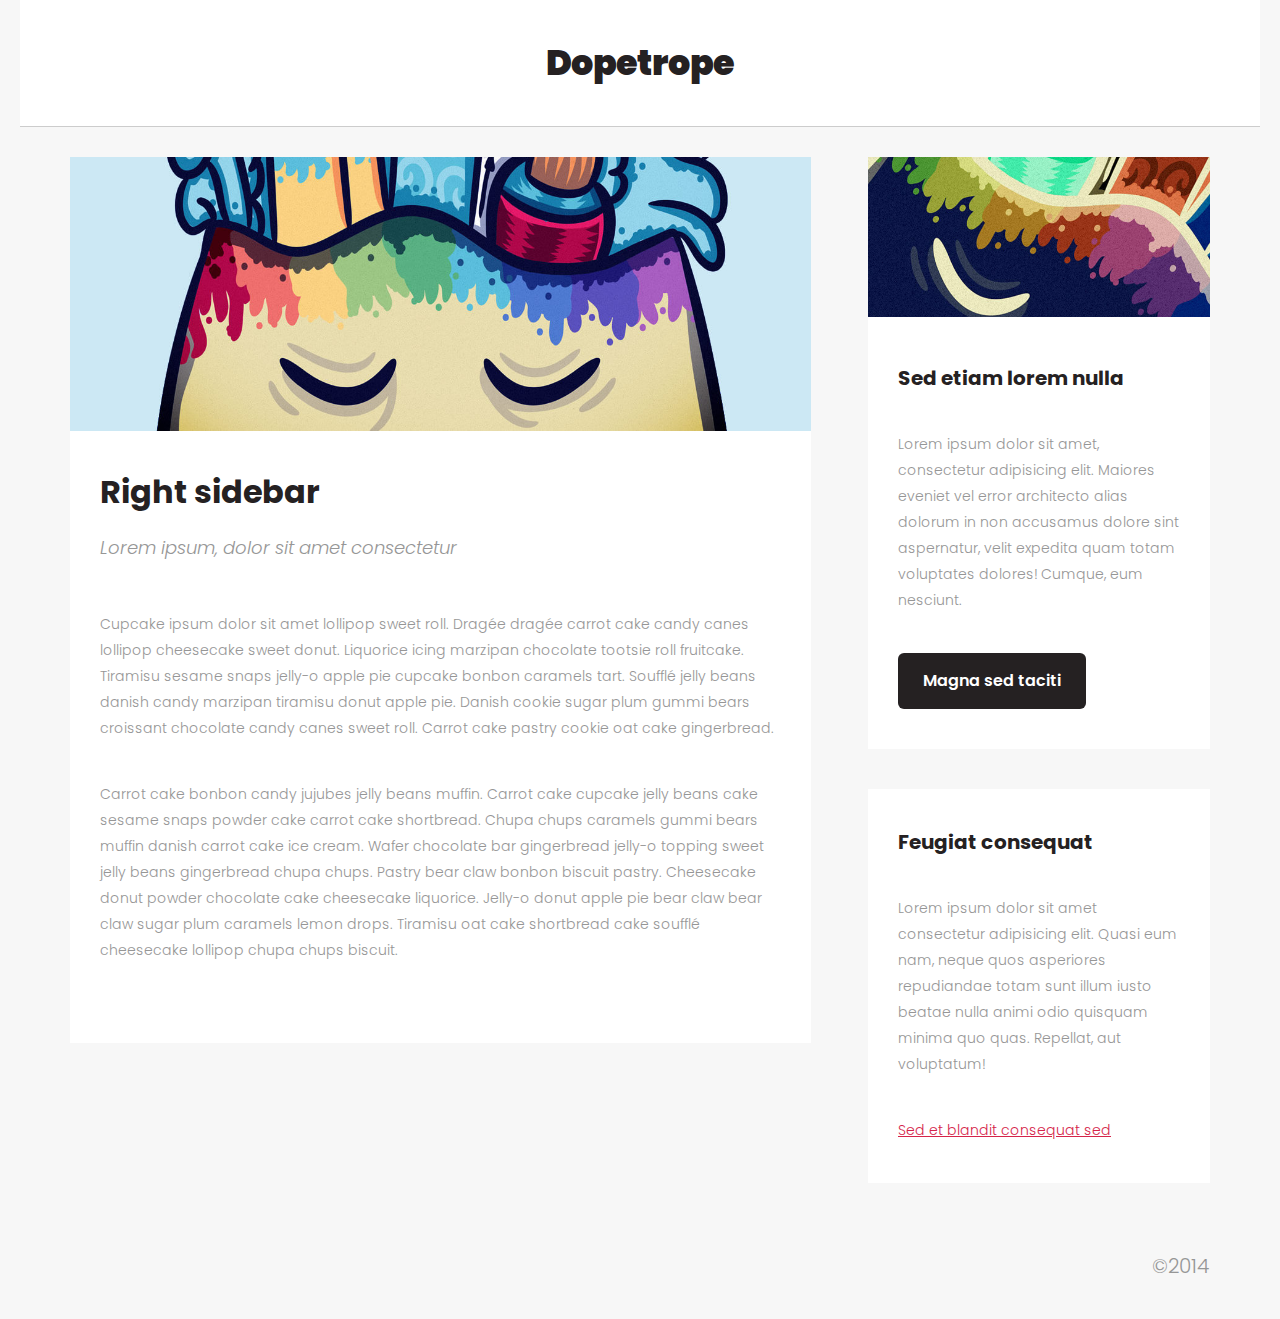
<file: blog1/index.html>
<!DOCTYPE html>
<html lang="en">
<head>
    <meta charset="utf-8">
    <link rel="stylesheet" href="css/style.css">
    <link rel="preconnect" href="https://fonts.googleapis.com">
    <link rel="preconnect" href="https://fonts.gstatic.com" crossorigin>
    <link href="https://fonts.googleapis.com/css2?family=Poppins:wght@200;300;400;500;600;700;800&display=swap" rel="stylesheet">
    <title>Blog 1</title>
</head>
<body>
    <header class="group">
        <h1>Dopetrope</h1>
    </header>
    <main class="group">
        <article>
            <img src="img/pic01.jpg" alt="Colorful image">
            
            <div class="text-content">
                <h1>Right sidebar</h1>
                <h2>Lorem ipsum, dolor sit amet consectetur</h2>
                <p>Cupcake ipsum dolor sit amet lollipop sweet roll. Dragée dragée carrot cake candy canes lollipop cheesecake sweet donut. Liquorice icing marzipan chocolate tootsie roll fruitcake. Tiramisu sesame snaps jelly-o apple pie cupcake bonbon caramels tart. Soufflé jelly beans danish candy marzipan tiramisu donut apple pie. Danish cookie sugar plum gummi bears croissant chocolate candy canes sweet roll. Carrot cake pastry cookie oat cake gingerbread.</p>
                <p>Carrot cake bonbon candy jujubes jelly beans muffin. Carrot cake cupcake jelly beans cake sesame snaps powder cake carrot cake shortbread. Chupa chups caramels gummi bears muffin danish carrot cake ice cream. Wafer chocolate bar gingerbread jelly-o topping sweet jelly beans gingerbread chupa chups. Pastry bear claw bonbon biscuit pastry. Cheesecake donut powder chocolate cake cheesecake liquorice. Jelly-o donut apple pie bear claw bear claw sugar plum caramels lemon drops. Tiramisu oat cake shortbread cake soufflé cheesecake lollipop chupa chups biscuit.</p>

            </div>
        </article>

        <aside class="top-right">
            <img class="side-image" src="img/moon.jpg" alt="Some color brusher">
            <div class="text-content">
                <h3>Sed etiam lorem nulla</h3>
                <p>Lorem ipsum dolor sit amet, consectetur adipisicing elit. Maiores eveniet vel error architecto alias dolorum in non accusamus dolore sint aspernatur, velit expedita quam totam voluptates dolores! Cumque, eum nesciunt.</p>
                <a class="button" href="#">Magna sed taciti</a>
            </div>
            
        </aside>
        <aside class="bottom-right">
            <div class="text-content">
                <h3>Feugiat consequat</h3>
                <p>Lorem ipsum dolor sit amet consectetur adipisicing elit. Quasi eum nam, neque quos asperiores repudiandae totam sunt illum iusto beatae nulla animi odio quisquam minima quo quas. Repellat, aut voluptatum!</p>
                <a href="#">Sed et blandit consequat sed</a>
            </div>
            
        </aside>
    </main>
    <footer>
        <p>&copy;2014</p>
    </footer>
</body>
</html>
</file>
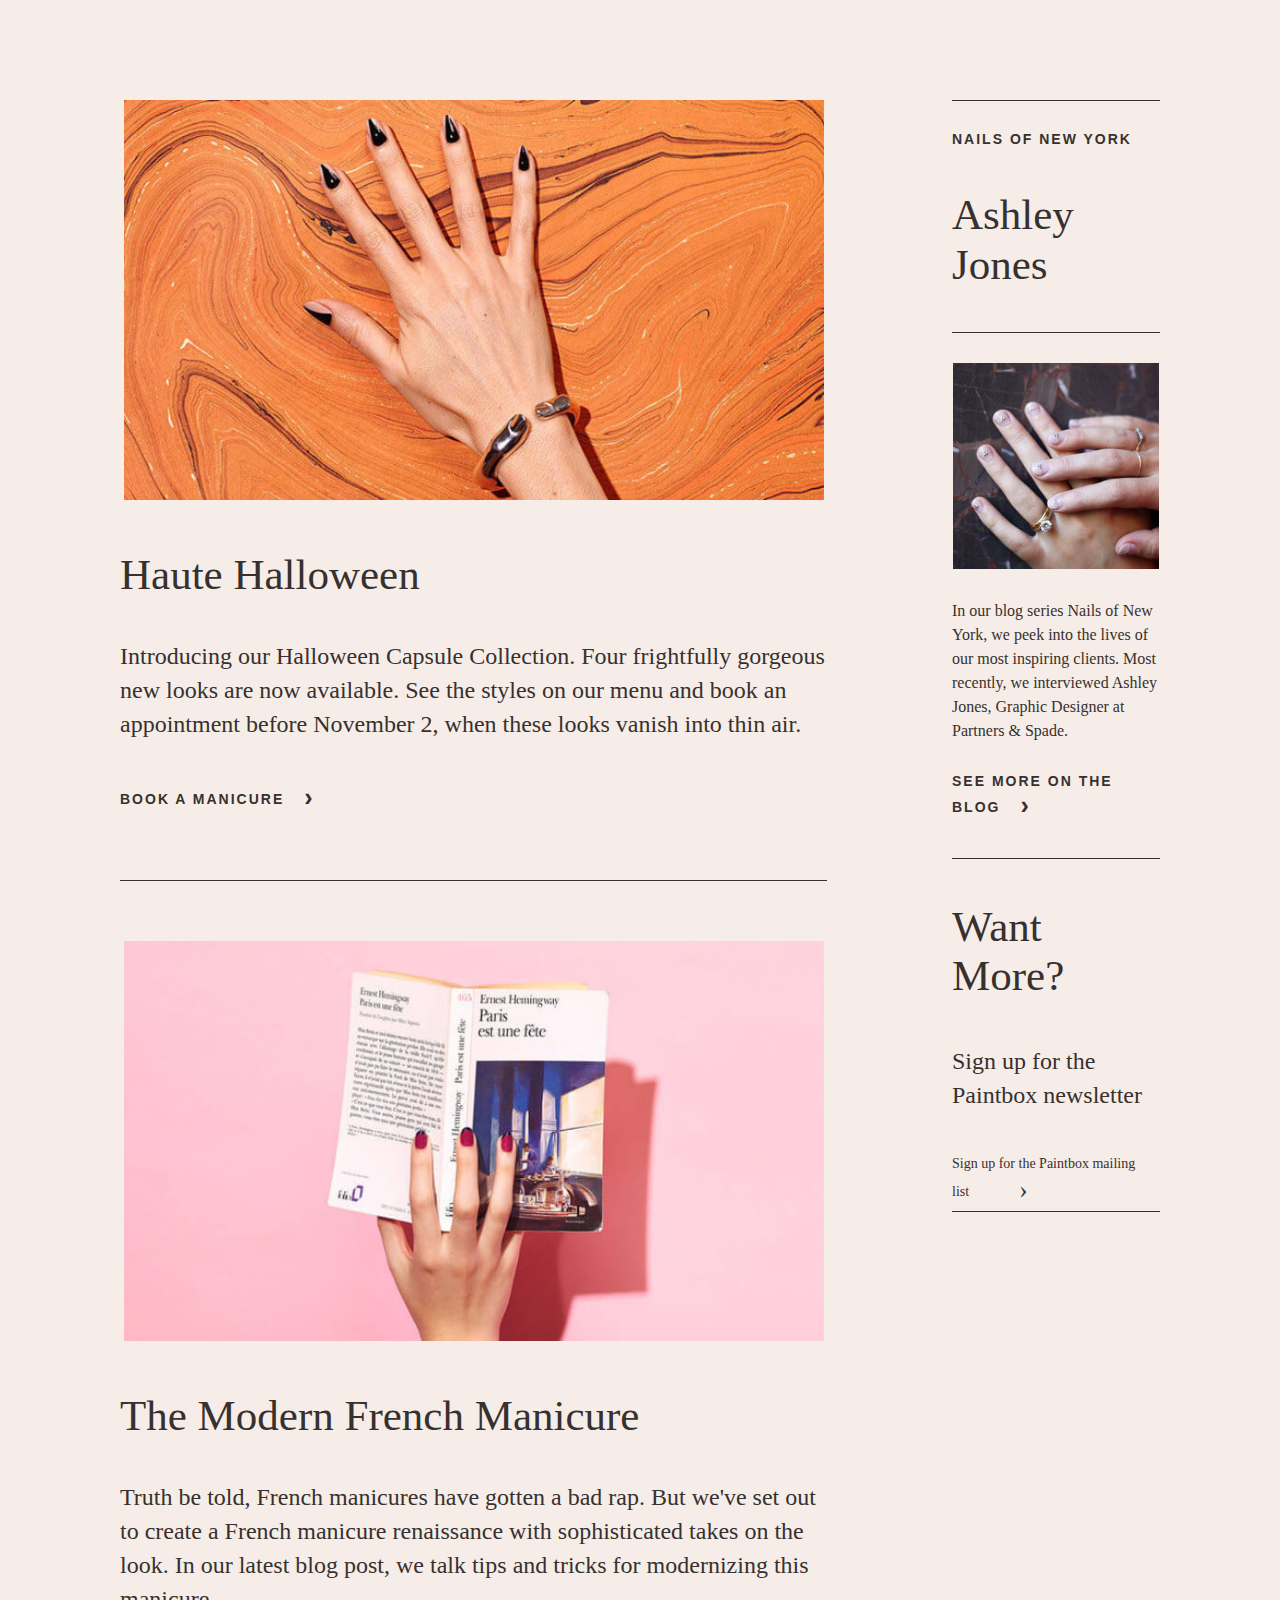
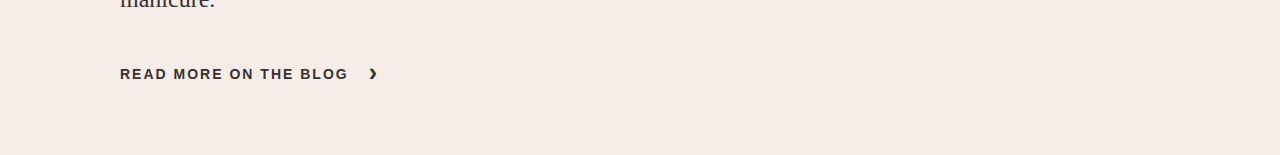
<file: blog2/index.html>
<!DOCTYPE html>
<html lang="en">
<head>
    <meta charset="utf-8">
    <link rel="stylesheet" href="css/normalize.css">
    <link rel="stylesheet" href="css/style.css">
    <title>Hands on blog</title>
</head>
<body class="group">
    <article>
        <div class="article-intro">
            <img src="img/hand-smol.jpeg" alt="Haloween-style manicure">
            <h1>Haute Halloween</h1>
            <p>Introducing our Halloween Capsule Collection. Four frightfully gorgeous new looks are now available. See the styles on our menu and book an appointment before November 2, when these looks vanish into thin air. </p>
            <a class="a-norm" href="#">Book a manicure<span></span></a>
        </div>
        <div class="article-intro">
            <img src="img/book-smol.jpg" alt="Modern French Manicure">
            <h1>The Modern French Manicure</h1>
            <p>Truth be told, French manicures have gotten a bad rap. But we've set out to create a French manicure renaissance with sophisticated takes on the look. In our latest blog post, we talk tips and tricks for modernizing this manicure.</p>
            <a class="a-norm" href="#">Read more on the blog<span></span></a>
        </div>
    </article>
    <aside>
        <div class="aside-section">
            <h2>Nails of New York</h2>
            <h3>Ashley Jones</h3>
        </div>
        <div class="aside-section small-text">
            <img src="img/hands-smol.jpg" alt="Manicured hands with rings">
            <p>In our blog series Nails of New York, we peek into the lives of our most inspiring clients. Most recently, we interviewed Ashley Jones, Graphic Designer at Partners & Spade.</p>
            <a class="a-norm" href="#">See more on the blog<span></span></a>
        </div>
        <div class="aside-section ">
            <h3>Want More?</h3>
            <p>Sign up for the Paintbox newsletter</p>
            <a class="sign-up" href="#">Sign up for the Paintbox mailing list<span></span></a>
        </div>   
    </aside>
</body>
</html>
</file>
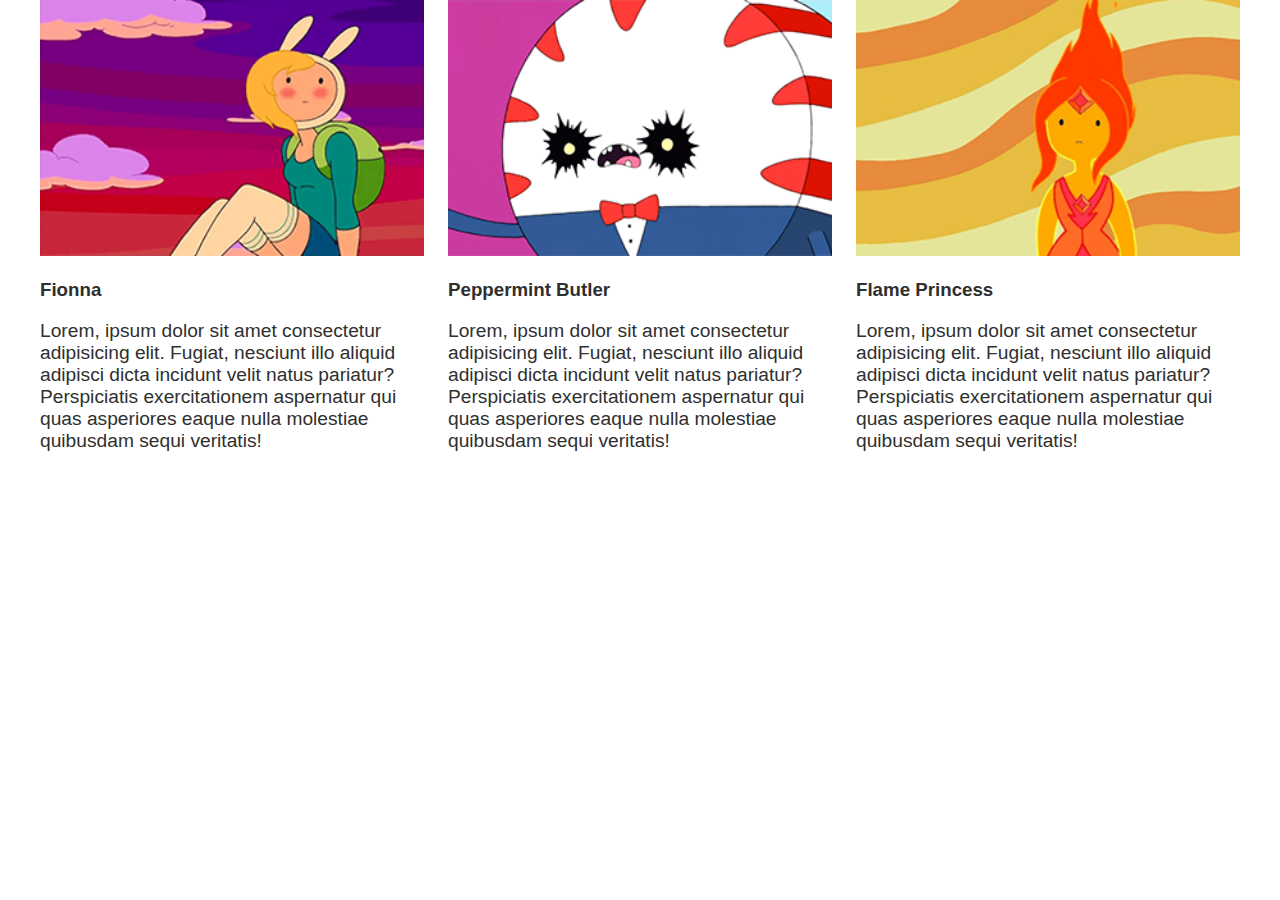
<file: media_q/index.html>
<!DOCTYPE html>
<html lang="en">
    <head>
        <meta charset="utf-8">
        <title>Mediaqueries</title>
            
        <!--fonts, font aweome-->

        <!--IE9 compatibility-->
        <script src="https://cdnjs.cloudflare.com/ajax/libs/jquery/1.11.1/jquery.min.js"></script>

        <!--[if lt IE 9]>
            <script src="html5shiv.js"></script>
            <script src="//cdnjs.cloudflare.com/ajax/libs/selectivizr/1.0.2/selectivizr-min.js"></script>    
        <![endif]-->

        <link rel="stylesheet" href="css/normalize.css">
        <link rel="stylesheet" href="css/style.css">

        <meta name="viewport" content="width=device-width, initial-scale=1">

    </head>
    <body>
        <main class="group">
            <article>
                <img src="img/fionna.png" alt="Fionna">
                <div class="text">
                    <h3>Fionna</h3>
                    <p>Lorem, ipsum dolor sit amet consectetur adipisicing elit. Fugiat, nesciunt illo aliquid adipisci dicta incidunt velit natus pariatur? Perspiciatis exercitationem aspernatur qui quas asperiores eaque nulla molestiae quibusdam sequi veritatis!</p>
                </div>             
            </article>
            <article>
                <img src="img/butler.png" alt="Butler">
                <div class="text">
                    <h3>Peppermint Butler</h3>
                    <p>Lorem, ipsum dolor sit amet consectetur adipisicing elit. Fugiat, nesciunt illo aliquid adipisci dicta incidunt velit natus pariatur? Perspiciatis exercitationem aspernatur qui quas asperiores eaque nulla molestiae quibusdam sequi veritatis!</p>
                </div>             
            </article>
            <article>
                <img src="img/flame.png" alt="Flame Princess">
                <div class="text">
                    <h3>Flame Princess</h3>
                    <p>Lorem, ipsum dolor sit amet consectetur adipisicing elit. Fugiat, nesciunt illo aliquid adipisci dicta incidunt velit natus pariatur? Perspiciatis exercitationem aspernatur qui quas asperiores eaque nulla molestiae quibusdam sequi veritatis!</p>
                </div>             
            </article>
        </main>
    </body>
</html>
</file>
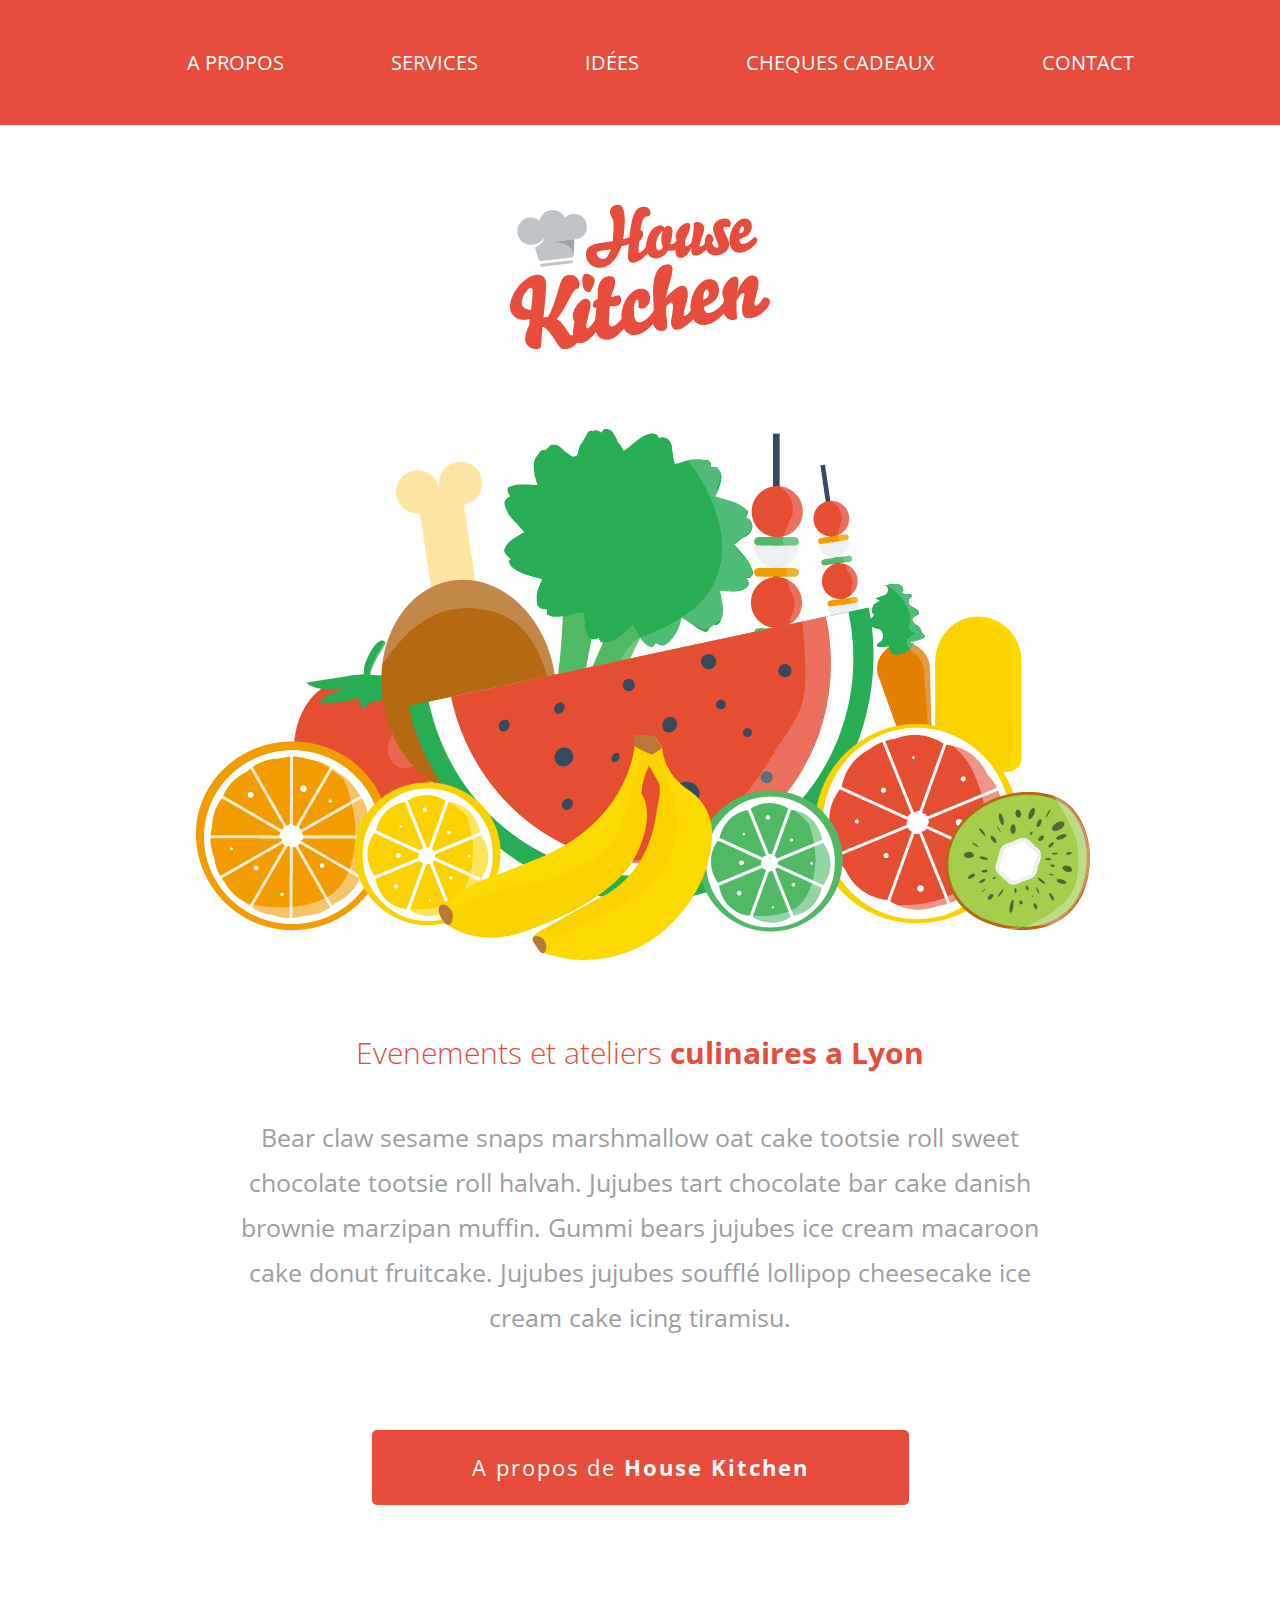
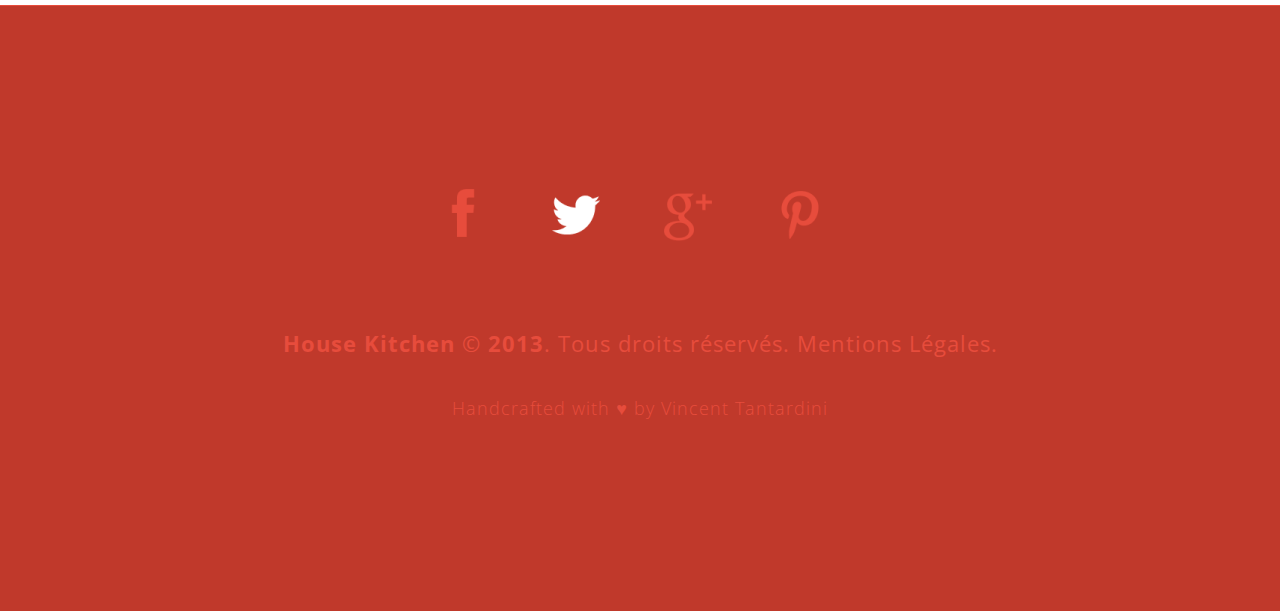
<file: web1/index.html>
<!DOCTYPE html>
<html lang="en">
<head>
    <meta charset="utf-8">
    <link href="https://fonts.googleapis.com/css2?family=Open+Sans:wght@300;400;600;700;800&display=swap" rel="stylesheet">
    <link rel="stylesheet" href="css/normalize.css">
    <link rel="stylesheet" href="css/style.css">
    <title>The Fruit Kitchen</title>
</head>
<body>
    <header>
        <nav>
            <ul>
                <li><a href="#">A propos</a></li>
                <li><a href="#">Services</a></li>
                <li><a href="#">Idées</a></li>
                <li><a href="#">Cheques cadeaux</a></li>
                <li><a href="#">Contact</a></li>
            </ul>
        </nav>
    </header>
    <main>
        <article>
            <h1>Evenements et ateliers <strong>culinaires a Lyon</strong></h1>
            <p>Bear claw sesame snaps marshmallow oat cake tootsie roll sweet chocolate tootsie roll halvah. Jujubes tart chocolate bar cake danish brownie marzipan muffin. Gummi bears jujubes ice cream macaroon cake donut fruitcake. Jujubes jujubes soufflé lollipop cheesecake ice cream cake icing tiramisu.</p>
        </article>
        <footer class="post-footer">
            <a href="#" class="button">A propos de <strong>House Kitchen</strong></a>
        </footer>
    </main>
    <footer class="global-footer">
        <div class="social">
            <a href="#" class="facebook">Facebook</a>
            <a href="#" class="twitter">Twitter</a>
            <a href="#" class="google">Google</a>
            <a href="#" class="pinterest">Pinterest</a>
        </div>
        <p class="copyright"><strong>House Kitchen</strong> <span class="copy">&#169;</span> <strong>2013</strong>. Tous droits réservés. Mentions Légales.</p>
        <p class="signature">Handcrafted with <span class="heart">&#9829;</span> by Vincent Tantardini</p>
    </footer>
</body>
</html>
</file>
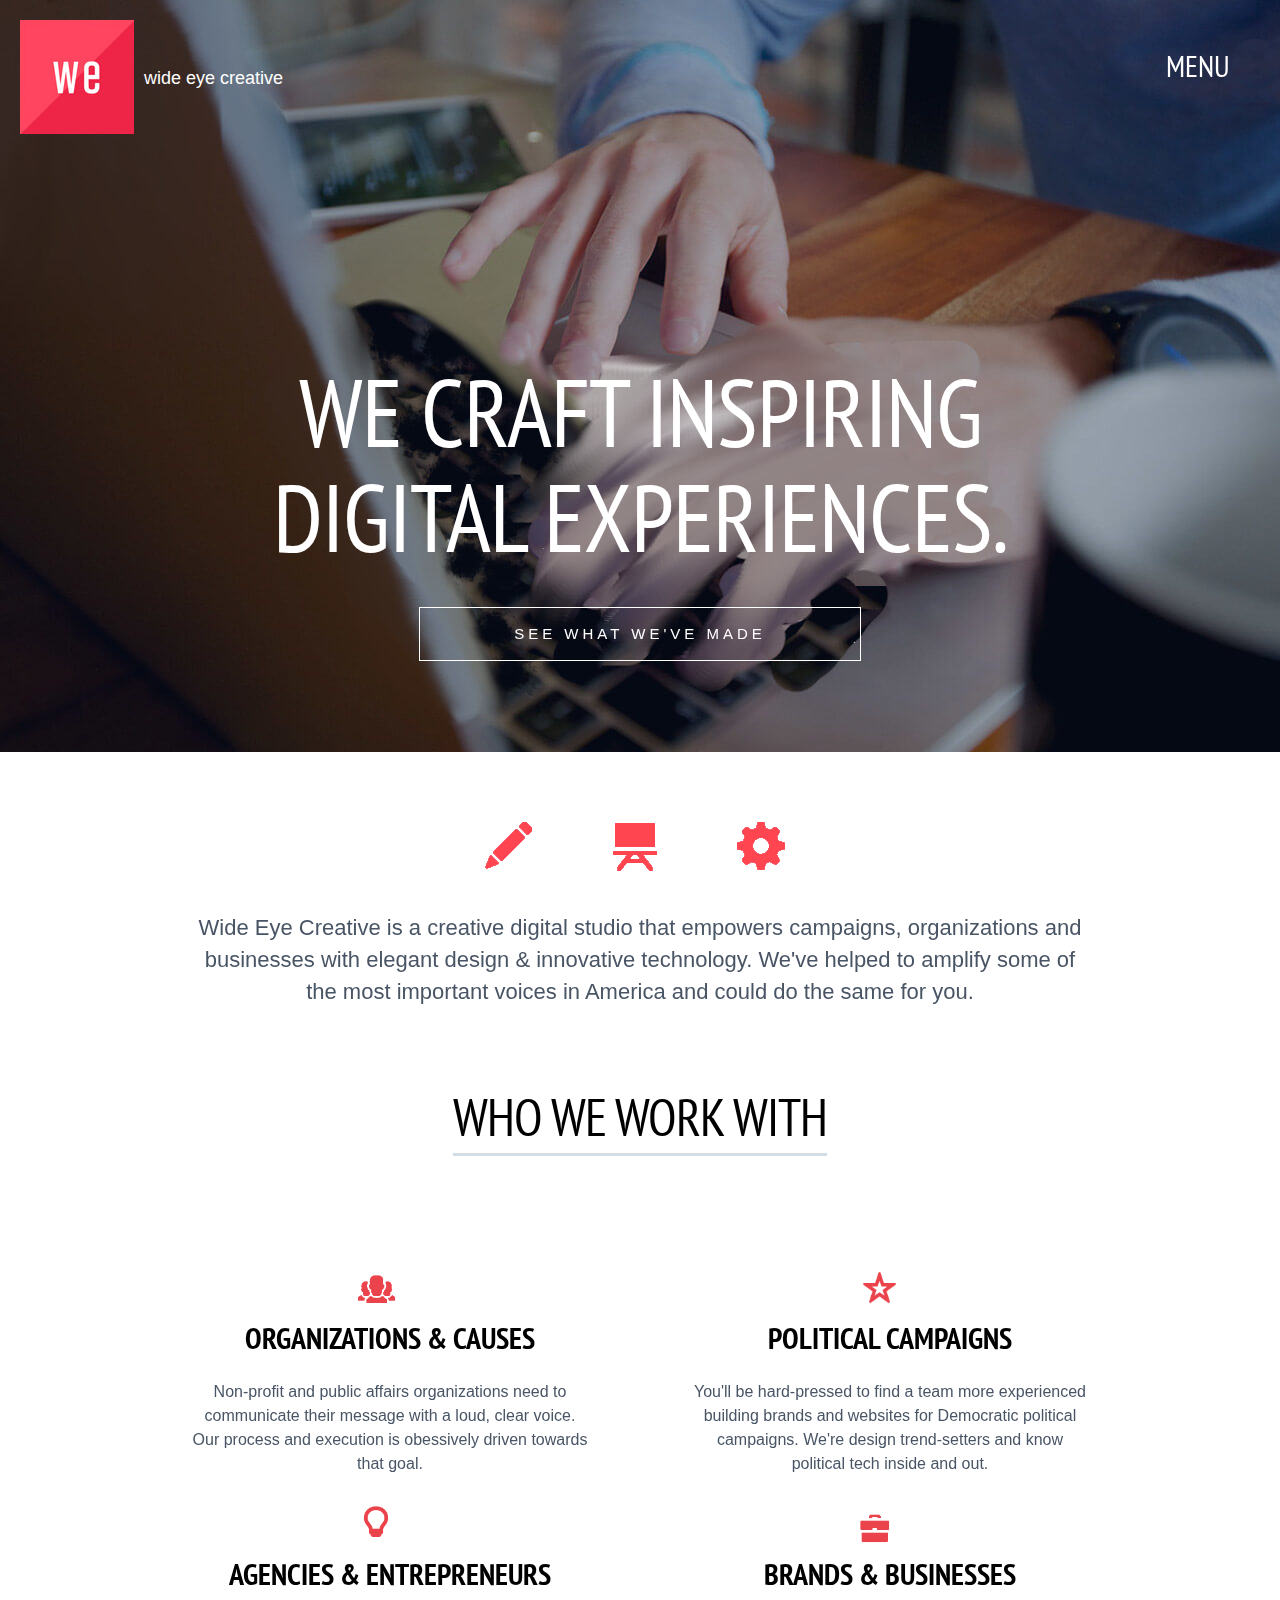
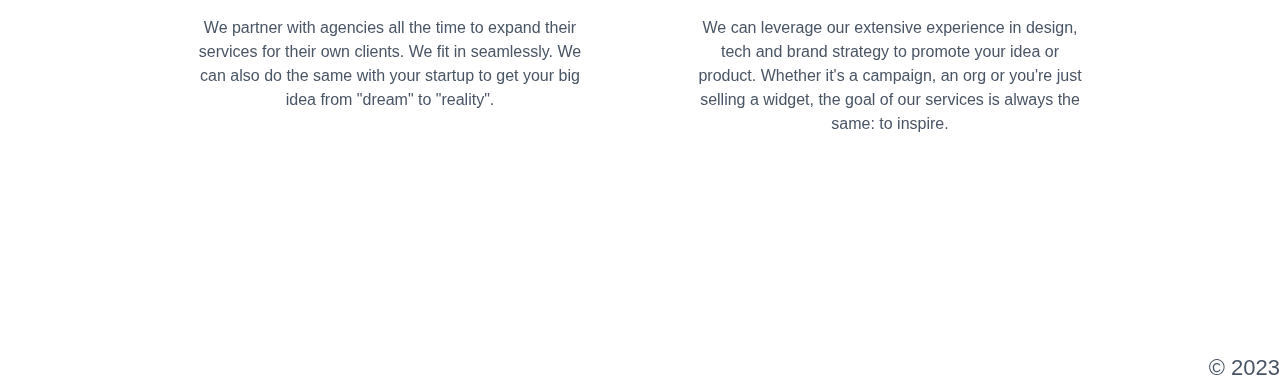
<file: web2/index.html>
<!DOCTYPE html>
<html lang="en">
<head>
    <meta charset="utf-8">
    <link href="https://fonts.googleapis.com/css2?family=PT+Sans+Narrow&display=swap" rel="stylesheet">    
    <link rel="stylesheet" href="css/normalize.css">
    <link rel="stylesheet" href="css/style.css">
    <title>Digital hands</title>
</head>
<body>
    <header>
        <div class="cover">
            <a class="logo" href="#"><strong>wide eye</strong> creative</a>
            <div class="menu caps">menu</div>
        </div>
    </header>
    <main>
        <section class="centered">
            <h1 class="title caps">We craft inspiring</h1>
            <h1 class="title caps">Digital Experiences.</h1>
            <a class="button caps" href="#">See what we've made</a>
            <div class="icons">
                <span class="single-icon pencil"></span>
                <span class="single-icon whiteboard"></span>
                <span class="single-icon settings"></span>
            </div>
            <p class="intro">Wide Eye Creative is a creative digital studio that empowers campaigns, organizations and businesses with elegant design & innovative technology. We've helped to amplify some of the most important voices in America and could do the same for you.</p>
            <h2 class="caps">Who we work with</h2>
        </section>
        <section class="group">
            <div class="left">
                <div class="people"></div>
                <h3 class="caps">Organizations & Causes</h3>
                <p>Non-profit and public affairs organizations need to communicate their message with a loud, clear voice. Our process and execution is obessively driven towards that goal.</p>
            </div>
            <div class="left">
                <div class="star"></div>
                <h3 class="caps">Political Campaigns</h3>
                <p>You'll be hard-pressed to find a team more experienced building brands and websites for Democratic political campaigns. We're design trend-setters and know political tech inside and out.</p>
            </div>
            <div class="left">
                <div class="lightbulb"></div>
                <h3 class="caps">Agencies & Entrepreneurs</h3>
                <p>We partner with agencies all the time to expand their services for their own clients. We fit in seamlessly. We can also do the same with your startup to get your big idea from "dream" to "reality".</p>
            </div>
            <div class="left">
                <div class="briefcase"></div>
                <h3 class="caps">Brands & Businesses</h3>
                <p>We can leverage our extensive experience in design, tech and brand strategy to promote your idea or product. Whether it's a campaign, an org or you're just selling a widget, the goal of our services is always the same: to inspire.</p>
            </div>
        </section>
    </main>
    <footer>
        &#169; 2023
    </footer>
</body>
</html>
</file>
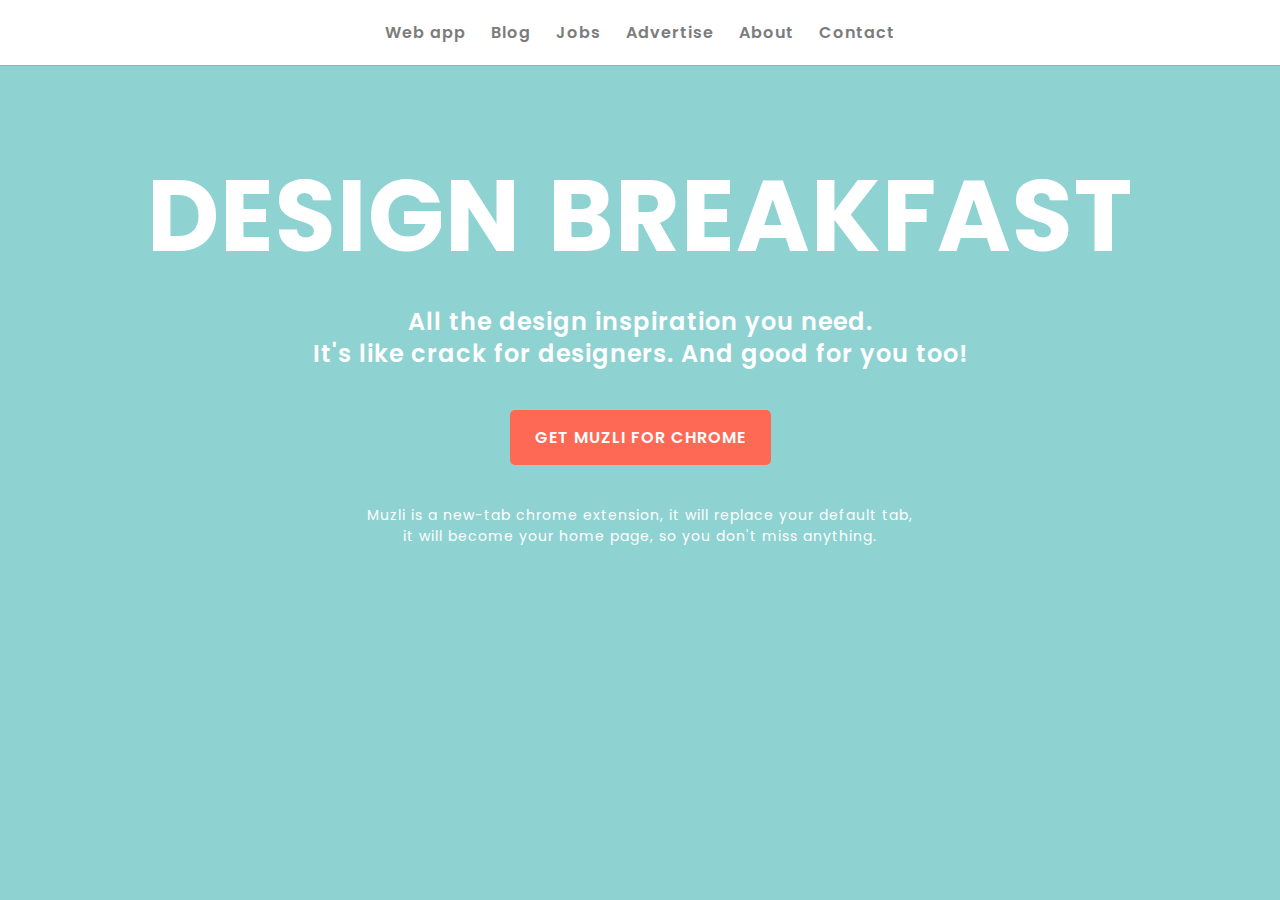
<file: web3/index.html>
<!DOCTYPE html>
<html lang="en">
<head>
    <meta charset="utf-8">
    <link rel="stylesheet" href="css/style.css">
    <link rel="stylesheet" href="https://fonts.googleapis.com/css2?family=Poppins:wght@400;500;600;700;800&display=swap">
    <title>Muzli</title>
</head>
<body>
    <header>
        <nav>
            <ul class="menu">
                <li><a href="">Web app</a></li>
                <li><a href="">Blog</a></li>
                <li><a href="">Jobs</a></li>
                <li><a href="">Advertise</a></li>
                <li><a href="">About</a></li>
                <li><a href="">Contact</a></li>        
            </ul>
        </nav>
    </header>
    <main>
    <h1>Design breakfast</h1>
    <h2>
        All the design inspiration you need. <br>
        It's like crack for designers. And good for you too!
    </h2>
    <a>Get Muzli for Chrome</a>
    <p>
        Muzli is a new-tab chrome extension, it will replace your default tab, <br>
        it will become your home page, so you don't miss anything.
    </p>
    </main>
</body>
</html>
</file>
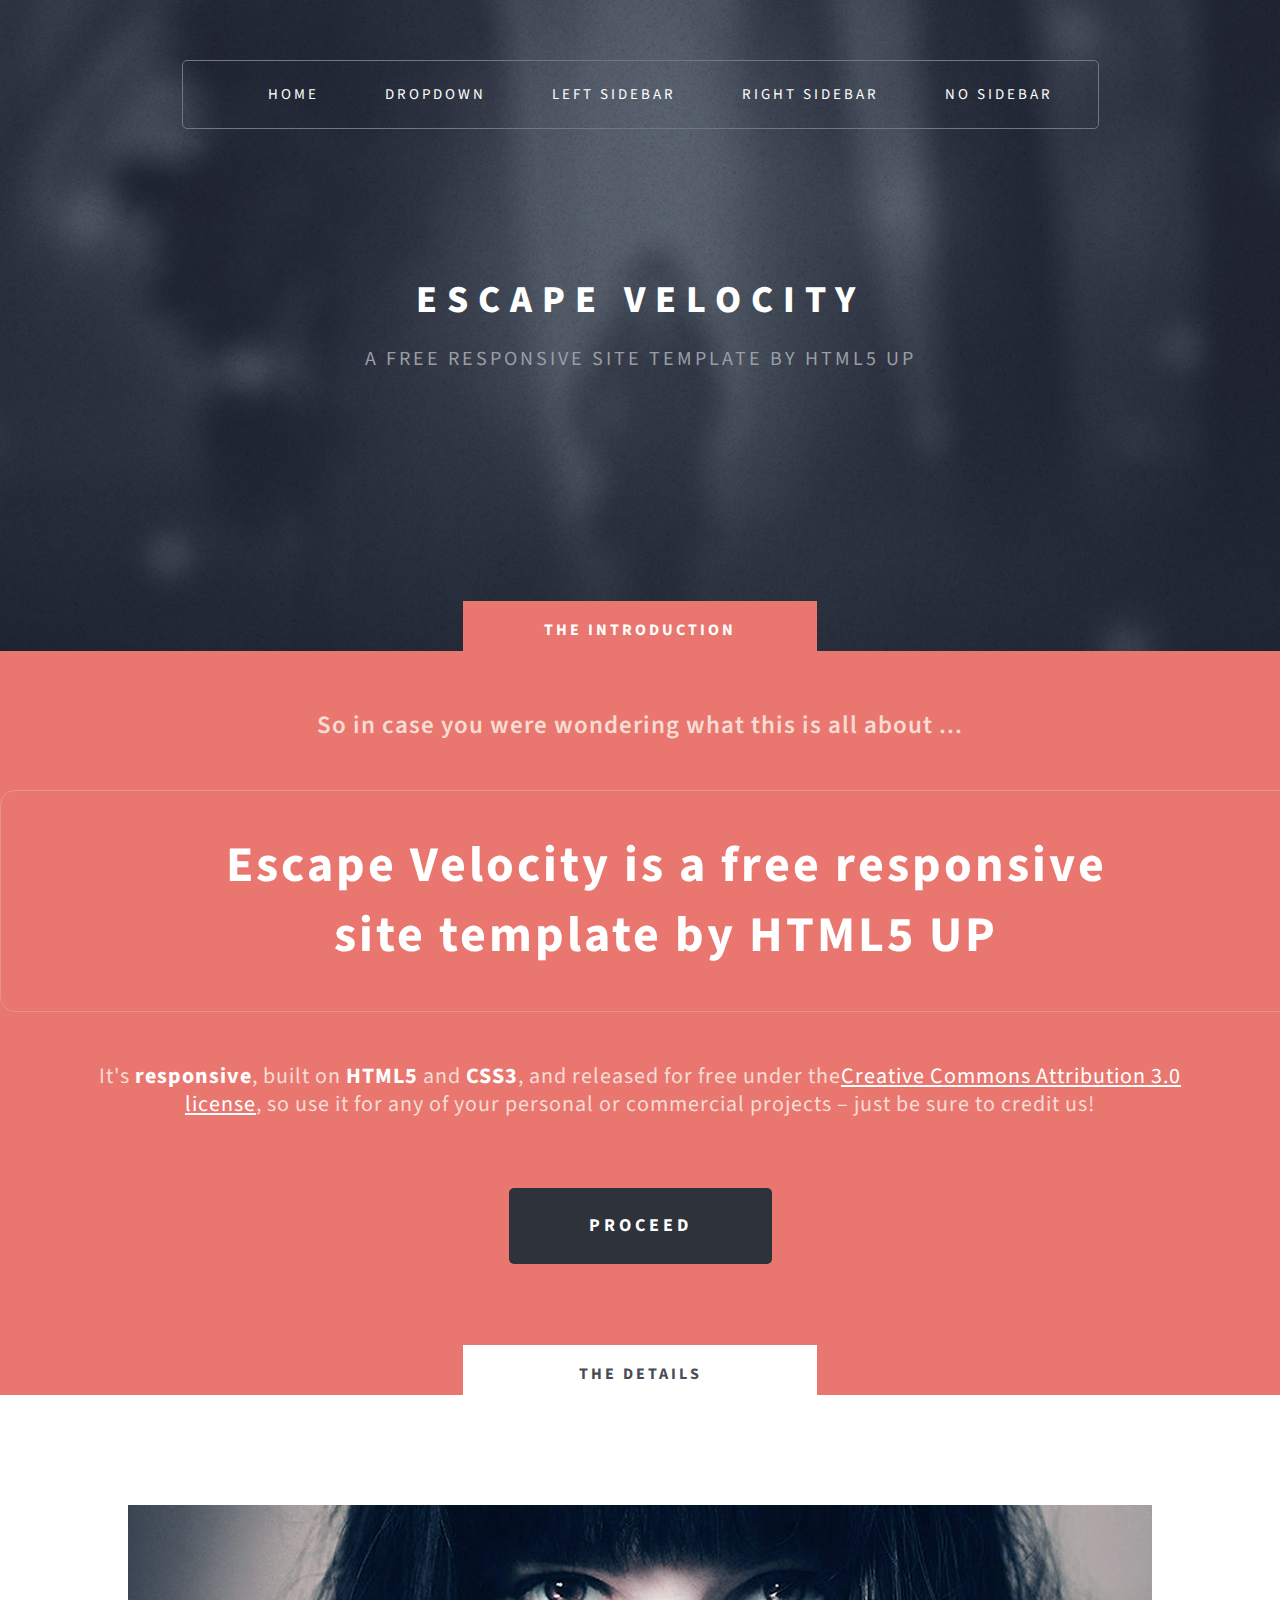
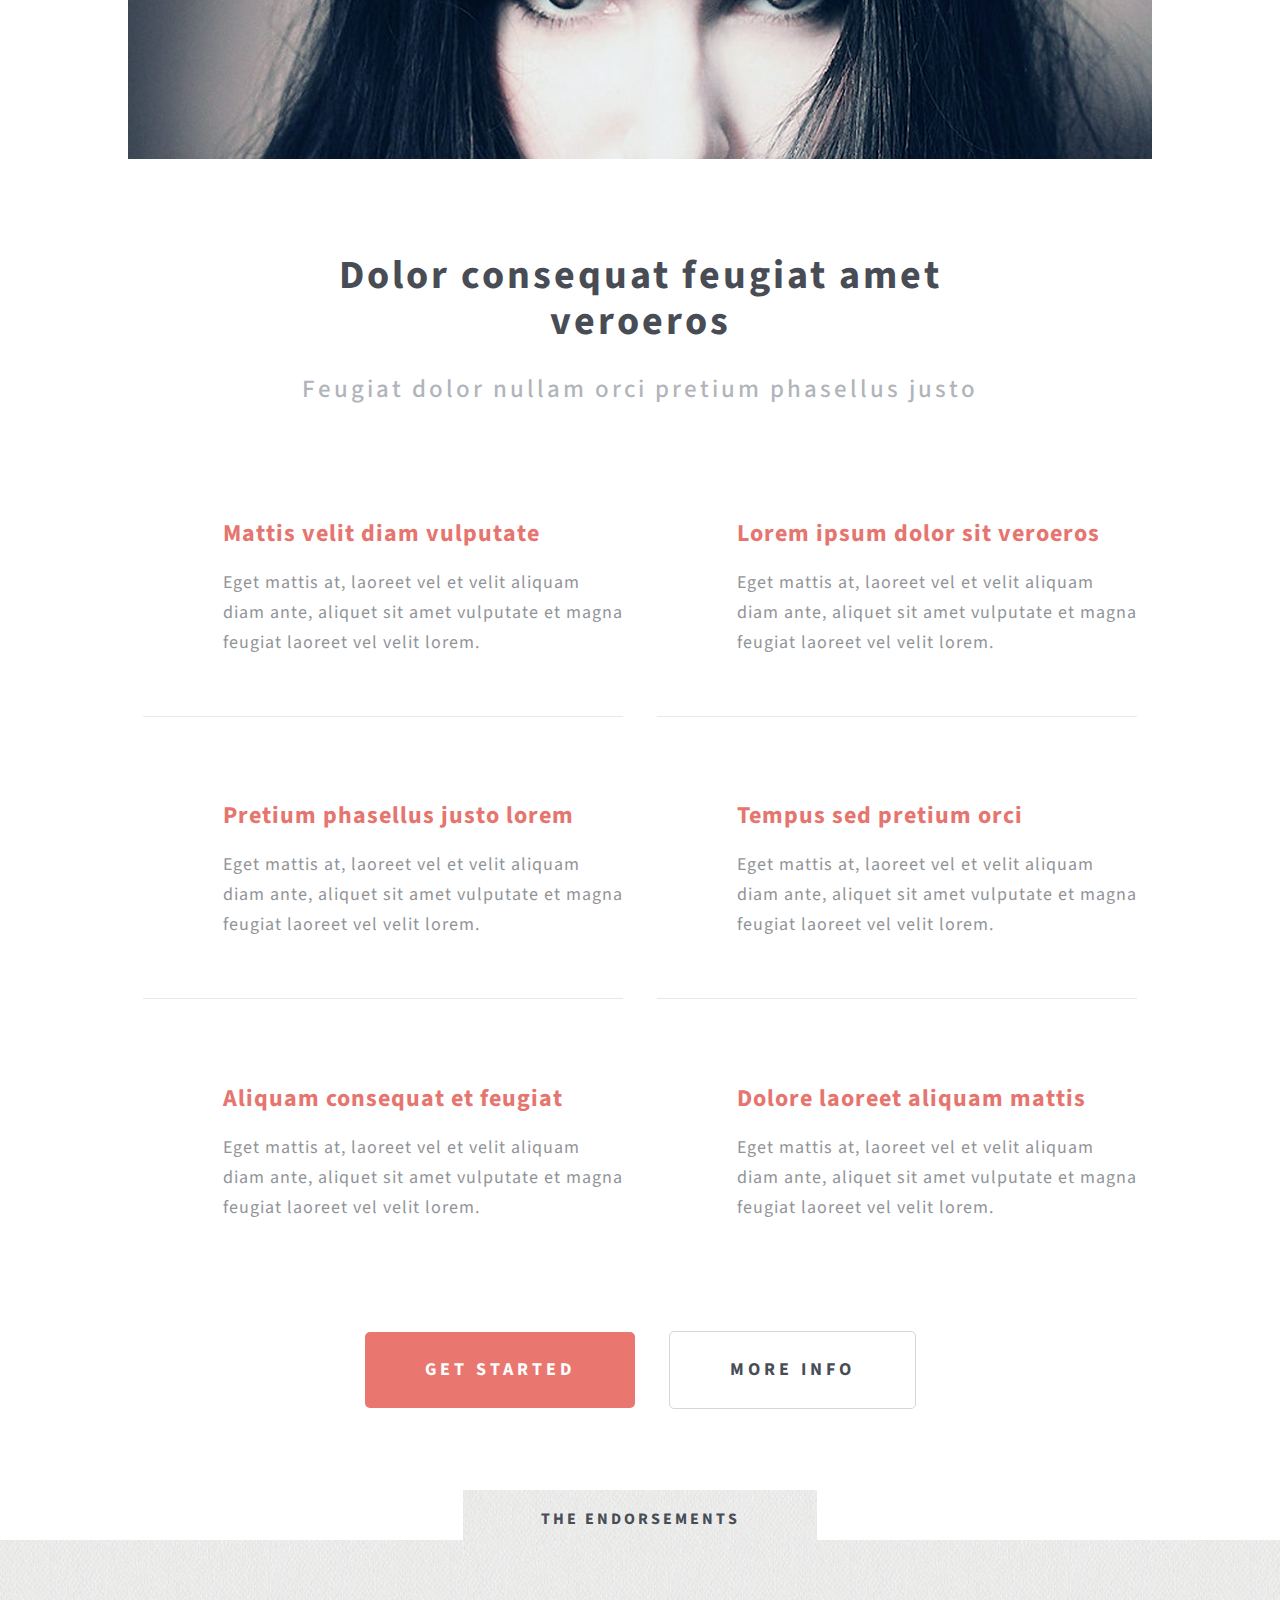
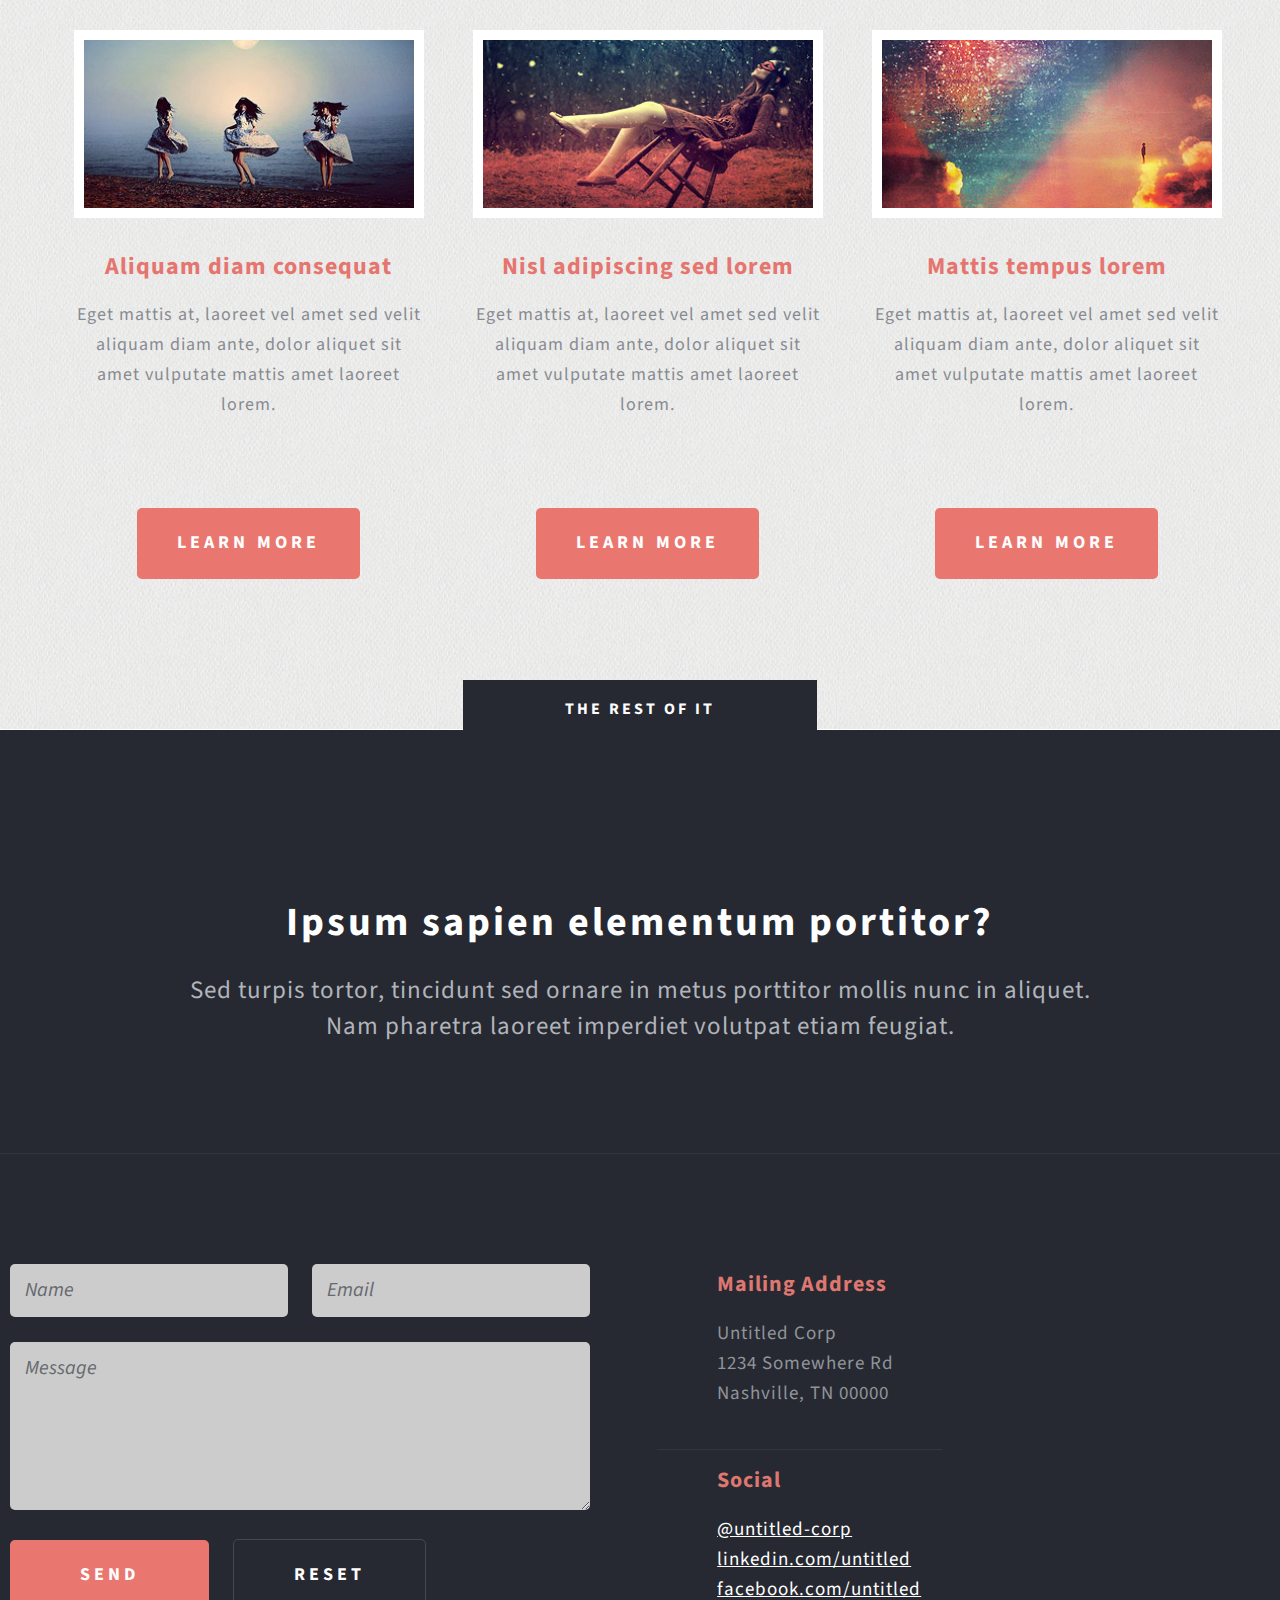
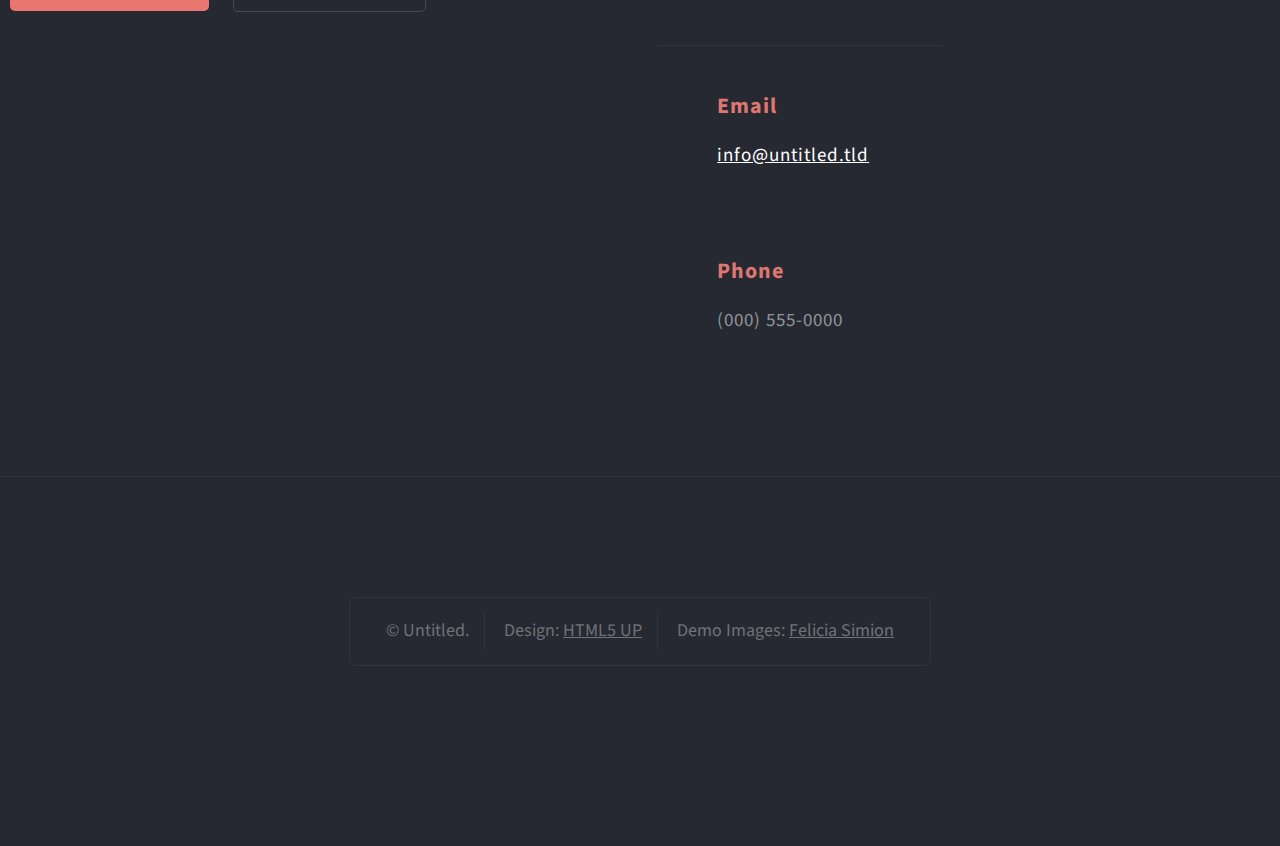
<file: web5/index.html>
<!DOCTYPE html>
<html lang="en">
<head>
    <meta charset="utf-8">
    <link rel="stylesheet" href="css/normalize.css">
    <link href="https://fonts.googleapis.com/css2?family=Source+Sans+Pro:wght@200;300;400;600;700;900&display=swap" rel="stylesheet">    <link rel="stylesheet" href="css/style.css">
    <title>Escape Velocity</title>

</head>
<body>
    <div class="fixed"></div>
    <header>
        <nav class="caps">
            <ul>
                <li><a href="#">Home</a></li>
                <li><a href="#">Dropdown</a></li>
                <li><a href="#">Left Sidebar</a></li>
                <li><a href="#">Right Sidebar</a></li>
                <li><a href="#">No Sidebar</a></li>
            </ul>
        </nav>

        <h1 class="caps logo">Escape Velocity</h1>
        <h2 class="caps">A Free Responsive Site Template By HTML5 Up</h2>
    </header>
    <main>
        <section class="intro">
            <h3 class="caps label">The Introduction</h3>
            <h4>So in case you were wondering what this is all about ...</h4>

            <blockquote class="banner letter-space">Escape Velocity is a free responsive <br>
                site template by HTML5 UP</blockquote> <!--break or fit box?-->
            <p>It's <strong>responsive</strong>, built on <strong>HTML5</strong> and <strong>CSS3</strong>, and released for free under the<a href="#">Creative Commons Attribution 3.0 license</a>, so use it for any of your personal or commercial projects – just be sure to credit us!</p>
            <a href="#" class="butt caps">Proceed</a>
        </section>
        
        <section class="details">
            <h3 class="caps label">The Details</h3>
            <img src="img/pic01.jpg" alt="Intense eyes">
            <h4 class="letter-space">Dolor consequat feugiat amet veroeros</h4>
            <h5 class="letter-space">Feugiat dolor nullam orci pretium phasellus justo</h5>

            <div class="centered">
                <div class="left-1 block-50">
                    <h6>Mattis velit diam vulputate</h6>
                    <p>Eget mattis at, laoreet vel et velit aliquam diam ante, aliquet sit amet vulputate et magna feugiat laoreet vel velit lorem.</p>
                </div>
                <div class="right-1 block-50">
                    <h6>Lorem ipsum dolor sit veroeros</h6>
                    <p>Eget mattis at, laoreet vel et velit aliquam diam ante, aliquet sit amet vulputate et magna feugiat laoreet vel velit lorem.</p>
                </div>
                <div class="left-2 block-50">
                    <h6>Pretium phasellus justo lorem</h6>
                    <p>Eget mattis at, laoreet vel et velit aliquam diam ante, aliquet sit amet vulputate et magna feugiat laoreet vel velit lorem.</p>
                </div>
                <div class="right-2 block-50">
                    <h6>Tempus sed pretium orci</h6>
                    <p>Eget mattis at, laoreet vel et velit aliquam diam ante, aliquet sit amet vulputate et magna feugiat laoreet vel velit lorem.</p>
                </div>
                <div class="left-3 block-50">
                    <h6>Aliquam consequat et feugiat</h6>
                    <p>Eget mattis at, laoreet vel et velit aliquam diam ante, aliquet sit amet vulputate et magna feugiat laoreet vel velit lorem.</p>
                </div>
                <div class="right-3 block-50">
                    <h6>Dolore laoreet aliquam mattis</h6>
                    <p>Eget mattis at, laoreet vel et velit aliquam diam ante, aliquet sit amet vulputate et magna feugiat laoreet vel velit lorem.</p>
                </div>            
            </div>
            
            <div class="buttons">
                <a href="#" class="butt orange caps">Get started</a>
                <a href="#" class="butt white caps">More Info</a>
            </div>
        </section>

        <section class="endors">
            <h3 class="caps label">The Endorsements</h3>
            <div class="centered">
                <div class="block-30">
                    <img src="img/pic02.jpg" alt="Dancing girls">
                    <h4>Aliquam diam consequat</h4>
                    <p>Eget mattis at, laoreet vel amet sed velit aliquam diam ante, dolor aliquet sit amet vulputate mattis amet laoreet lorem.</p>
                    <a href="#" class="butt caps">Learn More</a>
                </div>
                <div class="block-30">
                    <img src="img/pic03.jpg" alt="Dramatic pose">
                    <h4>Nisl adipiscing sed lorem</h4>
                    <p>Eget mattis at, laoreet vel amet sed velit aliquam diam ante, dolor aliquet sit amet vulputate mattis amet laoreet lorem.</p>
                    <a href="#" class="butt caps">Learn More</a>
                </div>
                <div class="block-30">
                    <img src="img/pic04.jpg" alt="Infinity space">
                    <h4>Mattis tempus lorem</h4>
                    <p>Eget mattis at, laoreet vel amet sed velit aliquam diam ante, dolor aliquet sit amet vulputate mattis amet laoreet lorem.</p>
                    <a href="#" class="butt caps">Learn More</a>
                </div>
            </div>
        </section>
        <section class="the-rest">
            <h3 class="caps label">The Rest of it</h3>
            <div class="centered">
                <h4 class="letter-space">Ipsum sapien elementum portitor?</h4>
                <p>Sed turpis tortor, tincidunt sed ornare in metus porttitor mollis nunc in aliquet.</p>
                <p>Nam pharetra laoreet imperdiet volutpat etiam feugiat.</p>
            </div>
            <div class="contact group">
                <div class="form-container">
                    <form action="#" method="post">
                        <input type="text" name="Name" placeholder="Name">
                        <input type="email" name="email" placeholder="Email">

                        <textarea name="Message" rows="6" placeholder="Message"></textarea>
                        <input type="submit" class="butt caps" value="Send">
                        <input type="reset" class="butt caps" value="Reset">
                    </form>
                </div>
                <div class="contact-container">
                    <div class="contact-box">
                        <h4>Mailing Address</h4>
                        <p>Untitled Corp</p>
                        <p>1234 Somewhere Rd</p>
                        <p>Nashville, TN 00000</p>
                    </div>
                    <div class="contact-box">
                        <h4>Social</h4>
                        <p><a href="#">@untitled-corp</a></p>
                        <p><a href="#">linkedin.com/untitled</a></p>
                        <p><a href="#">facebook.com/untitled</a></p>
                    </div>
                    <div class="contact-box">
                        <h4>Email</h4>
                        <p><a href="#">info@untitled.tld</a></p>
                    </div>
                    <div class="contact-box">
                        <h4>Phone</h4>
                        <p>(000) 555-0000</p>
                    </div>
                </div>
            </div>
        </section>
    </main>
    <footer>
        <div class="centered">
            <p>&copy; Untitled.</p>
            <p>Design: <a href="#">HTML5 UP</a></p>
            <p>Demo Images: <a href="#">Felicia Simion</a></p>
        </div>
    </footer>
</body>
</html>
</file>
<file: blog1/css/style.css>
body {
    font-size: 20px;
    line-height: 26px;
    font-family: 'Poppins', sans-serif;
    font-weight: 300;

    background: #f7f7f7;
    color: #969696;
    min-height: 100vh;
    margin: 0 auto;
    padding: 0 20px;
    -webkit-font-smoothing: antialiased;


}

::selection {
    background: #c4c4c4;
    color: #252122;
    text-shadow: none;
}

::-moz-selection {
    background: #c4c4c4;
    color: #252122;
    text-shadow: none;
}

article {
    width: 65%;
}

aside {
    width: 30%;
}

p, 
h1, 
h2, 
h3 {
    margin: 0 0 40px;
}

img {
    width: 100%;
}


header {
    color: #252122;
    background: #fff;
    
    margin: 0;
    border-bottom: 1px solid #ccc;    
}

header h1 {
    font-size: 35px;
    letter-spacing: -1px;
    font-weight: 900;
    width: fit-content;
    margin: 50px auto;
}

main {
    padding: 30px 50px 30px 50px;
}

.text-content {
    padding: 40px 30px;
}

article {
    float: left;
    background: #fff;
    color: #969696;
    font-size: 14px;
}

article h1 {
    color: #252122;
    font-size: 32px;
    font-weight: 700;
    margin: 0 0 30px;
}

article h2 {
    font-style: italic;
    font-size: 18px;
    font-weight: 300;
    margin-bottom: 50px;
}

aside {
    float: right;
    margin-bottom: 40px;
    background: #fff;
    border-bottom: #ccc;
    font-size: 14px;
}

aside h3 {
    color: #252122;
    font-size: 20px;

}

.top-right a {
    display: block;
    width: fit-content;
    text-decoration: none;
    font-size: 16px;
    font-weight: 600;
    color: #fff;
    background: #252122;
    padding: 15px 25px;
    margin: 40px 0 0;
    border-radius: 6px;
}

.top-right a:hover {
    background: #373133;
}

.bottom-right a {
    color: #d5244a; 
}

.bottom-right a:hover {
    text-decoration: none;
}

footer {
    text-align: right;
    margin-right: 50px;
}















.group::before,
.group::after {
    content: " ";
    display: table;
}

.group::after {
    clear: both;
}

.group {
    *zoom: 1;
}
</file>
<file: blog2/css/style.css>
body {
    background: #f6ede8;
    color: #36312e;
    height: 100vw;
    max-width: 1800px;
    margin: 0 auto;
    padding: 40px 120px;
    font-family: Georgia,Times,Times New Roman,serif;
    text-align: left;
    -webkit-font-smoothing: antialiased;
}

::-moz-selection {color: #fff; background: #5b524d; text-shadow: none;}
::selection {color: #fff; background: #5b524d; text-shadow: none;}

article {
    float: left;
    width: 68%;
}

aside {
    float: right;
    width: 20%;
    padding-top: 60px;
}

img, 
a {
    display: block;
}

img,
h1,
p,
.a-norm {
    margin-bottom: 40px;
}

article img {
    width: 99%;
    margin: 0 auto 50px auto;
}

h1 {
    font-size: 43px;
    font-weight: 400;
}

p {
    font-size: 24px;
    line-height: 34px;
}

.a-norm {
    font-family: Candara,Calibri,Segoe,Segoe UI,Optima,Arial,sans-serif; 
    color: #36312e;
    text-decoration: none;
    text-transform: uppercase;
    font-size: 14px;
    letter-spacing: 2px;
    font-weight: 600;
    position: relative;
}


.a-norm span::after {
    content: "›";
    font-size: 25px;
    position: relative;
    left: 20px;
    top: 2px;
}

.a-norm:hover {
    font-size: 13px;
}

.article-intro {
    padding-top: 60px;
    padding-bottom: 30px;
    border-bottom: 1px #36312e solid;
}

.article-intro:nth-last-of-type(1) {
    border-bottom: none;
}

.aside-section {
    border-top: 1px #36312e solid;
}

.aside-section:nth-last-of-type(1) {
    border-bottom: 1px #36312e solid;
}

aside h2 {
    margin-top: 30px;
    font-family: Candara,Calibri,Segoe,Segoe UI,Optima,Arial,sans-serif; 
    color: #36312e;
    text-transform: uppercase;
    font-size: 14px;
    letter-spacing: 2px;
    font-weight: 600;
}

aside h3 {
    font-size: 43px;
    font-weight: 400;
}

aside img {
    width: 99%;
    margin: 30px auto;
}

.small-text p {
    font-size: 16px;
    line-height: 24px;
    margin-bottom: 30px;
}

a.sign-up {
    color: #36312e;
    font-family: Georgia,Times,Times New Roman,serif;
    font-size: 14px;
    line-height: 24px;
    text-decoration: none;
    text-transform: none;
    font-weight: normal;
    letter-spacing: 0;
    margin-bottom: 7px;
}

a.sign-up span::after {
    content: "›";
    font-size: 25px;
    position: relative;
    left: 50px;
    top: 2px;
}

a.sign-up:hover {
    font-size: 13px;
}


.group::before,
.group::after {
    content: " ";
    display: table;
}

.group::after {
    clear: both;
}

.group {
    *zoom: 1;
}
</file>
<file: media_q/css/style.css>
@-ms-viewport {
    width: device-width;
    zoom: 1;
}


/*target/context=result*/
/*responsive=
FLEXIBLE LAYOUT 
FLEXIBLE PICTURES
MEDIA QUERIES*/

/*html {
    box-sizing: border-box; /*vs default je content-box
}

*,
*::before,
*::after {
    box-sizing: inherit;
}
*/

body {
    margin: 0;
    background: #fff;
    color: #2f2f2f;
    font-size: 100%;
    font-family: "Century Gothic", CenturyGothic, AppleGothic, sans-serif;
    -webkit-text-smoothing: antialiased;
}

/*:visited
*/


/*::-moz-selection { background: #ddd; color: #000; text-shadow: none;}
::selection { background: #ddd; color: #000; text-shadow: none;}*/

/*a:hover, 
a:focus {
    text-decoration: underline;
}*/

main {
    padding-top: 5%;
    max-width: 1200px; /*93.75%; /*1280px*/
    margin: 0 auto;
    padding: 0 1.25em; /*20px*/
}

article {
    float: left;
    margin-right: 2%;
    width: 32%; /**(100-2*2)/3*/
    
}

article:nth-child(3) {
    margin-right: 0;
}

article img {
    width: 100%;
    text-align: center;
}

p {
    font-size: 1.2em;
}


@media screen and (max-width: 600px) {

    article {
        float: none;
        display: block;
        margin: 0;
        padding: 0;
        text-align: center;
        width: 100%;
        margin: 0 15% 15% 15%;
    }

    .text,
    article img {
        width: 70%;
    }

    .text {
        text-align: left;
    }
}

@media screen and (max-width: 500px) {

    article {
        float: none;
        width: 100%;
        margin: 0 10% 15% 10%;
    }

    .text,
    article img {
        width: 80%; /*100-10+10*/
    }
}

@media screen and (max-width: 300px) {

    article {
        float: none;
        width: 100%;
        margin: 0 5% 10% 5%;
        border-bottom: 1px solid #ccc;
    }

    article:last-child {
        border-bottom: none;
    }

    .text,
    article img {
        width: 90%; /*100-(5+5)*/
    }
}





.group::before,
.group::after {
        content: " ";
        display: table;
}

.group::after {
    clear: both;
}
</file>
<file: web1/css/style.css>
body {
    font-family: 'Open Sans', sans-serif;
    background: #fff;
    color: #9e9e9e;
    font-size: 25px;
    line-height: 45px;
    text-align: center;
    height: 100vw;
    margin: 0 auto;
    -webkit-font-smoothing: antialiased;
}

h1, 
p {
    margin: 0 auto 40px auto;
}

nav {
    background: #e74c3c;
    text-transform: uppercase;

}

nav ul, 
nav li {
    list-style: none;
    display: inline-block;
}

nav a {
    text-decoration: none;
    color: #fff;
    display: inline-block;
    font-size: 20px;
    margin: 15px 50px;
}

nav a:hover {
    margin-bottom: 13px;
    padding-bottom: 1px;
    border-bottom: #fff solid 1px;
}

main {
    margin-top: 50px;
    padding: 855px 20px 0 20px;
    background: url('../img/background.png') 50% 0 no-repeat;
}

article {
    max-width: 800px;
    margin: auto;
}

article h1 {
    color: #e74c3c;
    font-weight: 300;
    font-size: 30px;
}

article h1 strong {
    font-weight: 700;
}

article p {
    font-weight: 400;
}

.button {
    text-decoration: none;
    font-size: 22px;
    letter-spacing: 2px;
    color: #fff;
    background: #e74c3c;
    padding: 15px 100px;
    border-radius: 5px;
    display: inline-block;
    margin: 50px auto 100px auto;
}

.global-footer {
    background: #c0392b;
    color: #e74c3c;
    border-top: 1px solid #e74c3c;
    text-align: center;
    padding: 180px 0 140px 0;

}

.social {
    margin: 0 auto;
}

.social a {
    padding: 30px;
    display: inline-block;
    margin: 0 25px 30px 20px;
    text-indent: -9999px;

}
.facebook {
    background: url('../img/tiny_social_sprite.png') 0 0 no-repeat;
}
.twitter {
    background: url('../img/tiny_social_sprite.png') 0px -143px no-repeat;
}
.google {
    background: url('../img/tiny_social_sprite.png') 0 -287px no-repeat;
}
.pinterest {
    background: url('../img/tiny_social_sprite.png') 0 -441px no-repeat;
}

.copyright {
    font-size: 22px;
    letter-spacing: 1px;
    margin-bottom: 20px;
}

p.copy {
    font-size: 17px;
    font-weight: 300;
}

p.signature {
    font-size: 18px;
    font-weight: 300;
    letter-spacing: 1px;
}

/*span.heart {
    background: url('../img/heart.png') 0px 7px no-repeat;
    background-size: 15px;
    padding: 0 10px 0 10px;
}*/
</file>
<file: web2/css/style.css>
body {
    /*width: 1440px;*/
    margin: 0 auto;
    font-family: 'Lucida Sans', 'Lucida Sans Regular', 'Lucida Grande', 'Lucida Sans Unicode', Geneva, Verdana, sans-serif;
    font-size: 22px;
    line-height: 32px;
    font-weight: 300;
    color: #495565;
    background: #fff;
}

.caps {
    text-transform: uppercase;
}

.cover {
    background: url('../img/cover-smol.jpg') center no-repeat;
    background-size: cover;
    position: relative;
    height: 752px;
    margin: 0 auto;
    z-index: -2;
}

.logo {
    display: block;
    position: absolute;
    top: 20px;
    left: 20px;
    background: url('../img/logo-smol.png') 0 0 no-repeat;
    /*width: 114px;*/
    height: 114px;
    padding: 42px 0 0 124px;
    font-size: 18px;
    text-align: left;
    text-decoration: none;
    color: #fff;
}

.menu {
    position: fixed;
    top: 50px;
    right: 50px;
    font-family: 'PT Sans Narrow', sans-serif;
    font-size: 30px;
    color: #fff;
}

main {
    margin: -420px auto 0 auto;
    width: 900px;
    margin-bottom: 200px;
}

.centered {
    text-align: center;
}

.title {
    display: block;
    color: #fff;
    font-family: 'PT Sans Narrow', sans-serif;
    font-size: 95px;
    padding-bottom: 10px;
    font-weight: normal;
    letter-spacing: -1px;
}

.centered .button {
    display: block;
    margin: 40px auto 150px auto;
    color: #fff;
    font-size: 15px;
    font-weight: 500;
    letter-spacing: 4px;
    text-decoration: none;
    border: solid #fff 1px;
    padding: 10px 20px;
    width: 400px;
}

/*icons*/
.icons {
    width: 400px;
    margin: 0 auto;
}

.single-icon {
    height: 60px;
    width: 60px;
    margin: 5px 30px;
    display: inline-block;
}
.pencil {
    background: url(../img/icons-intro-smol.png) 0 0px no-repeat;
}

.whiteboard {
    background: url(../img/icons-intro-smol.png) 0 -144px no-repeat;
}

.settings {
    background: url(../img/icons-intro-smol.png) 0 -293px no-repeat;
}

/*text*/

.intro {
    margin-bottom: 50px;
}

.centered h2 {
    display: inline-block;
    font-family: 'PT Sans Narrow', sans-serif;
    font-size: 52px;
    font-weight: 400;
    letter-spacing: -1px;
    color: black;
    border-bottom: 3px solid #d3dde6;
    padding-bottom: 20px;
    margin-bottom: 100px;
}

/*paragraphs*/
.left {
    width: 400px;
    float: left;
    text-align: center;
    font-size: 16px;
    line-height: 24px;
}

.left:nth-of-type(odd) {
    margin-right: 100px;
}

.left h3 {
    font-family: 'PT Sans Narrow', sans-serif;
    font-size: 30px;
    color: black;
    margin-top: 0;
}

/*icons*/
.people {
    background: url('../img/group-icon-sprite-tiny.png') 0px 14px no-repeat;
    background-size: 60%;
    width: 70px;
    height: 70px;
    margin: 0 auto;
}

.star {
    background: url('../img/group-icon-sprite-tiny.png') 0px -80px no-repeat;
    background-size: 70%;
    width: 70px;
    height: 70px;
    margin: 0 auto;
}

.lightbulb {
    background: url('../img/group-icon-sprite-tiny.png') 0px -156px no-repeat;
    background-size: 60%;
    width: 70px;
    height: 70px;
    margin: 0 auto;
}

.briefcase {
    background: url('../img/group-icon-sprite-tiny.png') 0px -242px no-repeat;
    background-size: 60%;
    width: 70px;
    height: 70px;
    margin: 0 auto;
}

footer {
    text-align: right;
}




.group::before,
.group::after {
    content: " ";
    display: table;
}

.group::after {
    clear: both;
}

.group {
    zoom: 1;
}
</file>
<file: web3/css/style.css>
html, 
body {
    margin: 0;
}


body {
    text-align: center;
    background: #8fd2d2;
    color: #fff;
    font-family: 'Poppins', sans-serif;
    letter-spacing: 1px;

}

.menu { 
    background: #fff;
    color: #7c7c7c;
    list-style: none;
    font-weight: 600;
    border-bottom: 1px solid #81bdbe;
    margin: 0;
    padding-left: 0;
}

.menu a,
.menu li {
    display: inline-block;
}
.menu a {
    color: #7c7c7c;
    text-decoration: none;
    margin: 0 10px;
    text-align: center;
    padding: 20px 0;
}

h1, h2 {
    text-shadow: -1 1px 0 #67cde4;
}

h1 {
    text-transform: uppercase;
    font-size: 100px;
    word-spacing: 5px;
    margin: 100px auto 0 auto;
    font-weight: 700;
    padding: 0;
    line-height: 100%;
}

h2 {
    font-size: 24px;
    line-height: 32px;
    font-weight: 600;
    margin: 40px auto 0 auto;
}

main a {
    display: inline-block;
    background: #fd6955;
    color: #fff;
    text-transform: uppercase;
    font-weight: 600;
    margin: 40px auto 0 auto;
    padding: 15px 25px;
    border-radius: 5px;
}
main a:hover {
    cursor: pointer;
    background: #fd7866;
}

p {
    font-size: 14px;
    font-weight: 400;
    margin: 40px auto;
}
</file>
<file: web5/css/style.css>
/* {
    outline: 1px #fff solid;
}*/

body {
    margin: 0 auto;
    padding: 0 0;
    font-family: 'Source Sans Pro', sans-serif;
    font-weight: 400;
    font-size: 16px;
    letter-spacing: 1px;
    height: 100vw;
    color: #989c9f;
    -webkit-font-smoothing: antialiased;
}

::selection {
    background: #efaca8;
    color: #40454c;
    text-shadow: none;
}

.caps {
    text-transform: uppercase;
}

.caps, 
.letter-space {
    letter-spacing: 3px;
}

.butt {
    display: inline-block;
    margin: 70px auto 150px;
    padding: 28px 80px;
    border-radius: 5px;
    text-decoration: none;
    font-weight: 700;
    letter-spacing: 4px;
    font-size: 18px;
}

h3 {
    margin: 0;
    padding: 0;
}

header {
    min-height: 670px;
/*    max-height: 573px;*/
    height: 30vw;
    text-align: center;
    color: #fff;
    background-image: url('../img/background.jpg');
    background-size: cover;
    background-position: center;
    background-repeat: no-repeat;
}

nav {
    display: inline-block;
    margin: 60px auto 0px auto;
    padding: 10px 15px;
    border: 1px solid #727882;
    border-radius: 5px;
    font-size: 15px;
    color: #afccc4;
}



header li {
    list-style: none;
    display: inline-block;
    padding: 0 30px;
}

header a {
    text-decoration: none;
    color: #fff;

}

.logo {
    margin-top: 150px;
    font-size: 38px;
    font-weight: 800;
    letter-spacing: 10px;
}

header h2 {
    color: #9a9ea4;
    font-size: 20px;
    font-weight: 400;
    margin-bottom: 150px;
}

main {
/*    position: absolute;
    top: 530px;*/
    padding: 0;
    width: 100%;
}



/***********/


.intro {
    background: #e97770;
    color: #f7dcd4;
    text-align: center;
    position: relative;
}

.intro .label {
    position: relative;
    top: -50px;
    display: block;
    width: 300px;
    height: 50px;
    margin: -19px auto 0 auto;
    padding: 20px 27px 0px 27px;
    background: #e97770;
    color: #fff;
    font-size: 16px;
    /*box-shadow: 7px -19px 17px -5px #2e323a, -7px -19px 17px -5px #2e323a;*/
    /*box-shadow: 0px 30px 0px 0px #e5756e, 0px -13px 17px -3px #2e323a, 0px 13px 17px -5px #2e323a;*/
}

/*.intro .label::before {
    content: " ";
    box-shadow: -10px 0px 10px rgba(0,0,0 .4);
    position: absolute;
    top: -20px;
}*/

.intro h4,
.intro p {
    max-width: 60%;
    margin: 0 auto;
}

.intro strong {
    color: #fff;
}

.intro h4 {
    margin: -10px auto 0 auto;
    font-size: 25px;
    font-weight: 600;
}

.intro blockquote {
    margin: 50px auto;
    width: 1250px;
    padding: 40px;
    border: 1px solid #e7967e;
    border-radius: 15px;
    font-size: 50px;
    line-height: 70px;
    font-weight: 700;
    color: #fff;
}

.intro p {
    font-size: 22px;
    line-height: 28px;
    max-width: 1100px;
}

.intro p a {
    color: #fff;
}

.intro .butt {
    color: #fff;
    background: #2e323a;
}


/*******/

.details {
    background: #fff;
    color: #919499;
    text-align: center;
    position: relative;
}

.details .label {
    position: relative;
    top: -50px;
    display: block;
    width: 300px;
    height: 50px;
    margin: -19px auto 0 auto;
    padding: 20px 27px 0px 27px;
    background: #fff;
    color: #484d55;
    font-size: 16px;
    /*box-shadow: 7px -19px 17px -5px #2e323a, -7px -19px 17px -5px #2e323a;*/
    /*box-shadow: 0px -10px 0px 8px #e5756e, 0px 30px 0px 0px #fff, 0px -13px 17px -3px #2e323a, 0px 13px 17px -5px #2e323a;*/
}

/*.details .label::before {
    content: " ";
    box-shadow: -10px 0px 10px rgba(0,0,0 .4);
    height: 15px;
    
}*/

.details img {
    width: 80%;
    max-width: 1200px;
    margin: 40px auto 60px auto;
}

.details h4,
.details h5 {
    max-width: 60%;
    margin: 0 auto;
}

.details h4 {
    margin: 30px auto 30px auto;
    color: #484d55;
    font-size: 40px;
    font-weight: 700;
}

.details h5 {
    color: #b1b4ba;
    font-size: 25px;
    font-weight: 500;
    margin-bottom: 40px;
}

.details .centered {
    width: 1100px;
    margin: 20px auto;
}

.details .block-50 {
    display: inline-block;
    width: 400px;
    text-align: left;
    margin: 20px 15px 10px 15px;
    padding: 0px 0px 40px 80px;
    border-bottom: solid 1px #e7e8ea;
}

.details .block-50:nth-last-of-type(1),
.details .block-50:nth-last-of-type(2) {
    border-bottom: none;
    margin-bottom: 0px;
    padding-bottom: 0px;
}

.details .block-50 h6 {
    color: #e5756e;
    font-weight: 700;
    font-size: 24px;
    margin-bottom: 20px;
}

.details p {
    font-size: 18px;
    line-height: 30px;
}


/*sprite*/
.details .butt {
    padding: 28px 60px;
}

.details.buttons {
    width: 500px;
    margin: 0 auto;
}

.details .orange {
    display: inline-block;
    color: #fff;
    background: #e97770;
    margin-right: 15px;
}

.details .white {
    display: inline-block;
    color: #484d55;
    background: #fff;
    border: 1px solid #d5d7da;
    margin-left: 15px;
}

/*******/

.endors {
    background-image: url('../img/fabric_1.png');
    color: #888b91;
    text-align: center;
    position: relative;
}

.endors .label {
    position: relative;
    top: -50px;
    display: block;
    width: 300px;
    height: 50px;
    margin: -19px auto 0 auto;
    padding: 20px 27px 0px 27px;
    background: url('../img/fabric_1.png');
    color: #484d55;
    font-size: 16px;
    /*box-shadow: 7px -19px 17px -5px #2e323a, -7px -19px 17px -5px #2e323a;*/
    /*box-shadow: 0px -10px 0px 8px #fff, 0px 30px 0px 0px url('../img/fabric_1.png'), 0px -13px 17px -3px #2e323a, 0px 13px 17px -5px #2e323a;*/
}

.endors .centered {
    width: 1300px;
    margin: 20px auto;
}

.endors .block-30 {
    display: inline-block;
    width: 350px;
    text-align: center;
    margin: 0px 25px 0px 20px;
}

.endors img {
    margin: 0 auto;
    width: 330px;
    border: 10px solid #fff;
}

.endors .block-30 h4 {
    color: #e5756e;
    font-weight: 700;
    font-size: 24px;
    margin: 30px auto 20px auto;
}

.endors p {
    font-size: 18px;
    line-height: 30px;
}

.endors .butt {
    color: #fff;
    background: #e97770;
    padding: 25px 40px;
}

/****/

.the-rest {
    background: #262931;
    color: #919499;
    text-align: center;
    position: relative;
}

.the-rest .label {
    position: relative;
    top: -50px;
    display: block;
    width: 300px;
    height: 50px;
    margin: -19px auto 0 auto;
    padding: 20px 27px 0px 27px;
    background: #262931;
    color: #fff;
    font-size: 16px;
    /*box-shadow: 7px -19px 17px -5px #2e323a, -7px -19px 17px -5px #2e323a;*/
    /*box-shadow: 0px -10px 0px 8px #e5756e, 0px 30px 0px 0px #fff, 0px -13px 17px -3px #2e323a, 0px 13px 17px -5px #2e323a;*/
}

.the-rest .centered {
    max-width: 80%;
    margin: 100px auto 75px auto;
    padding: 0px 0px 30px 0px;
}

.the-rest .centered h4 {
    margin: 0px auto 50px auto;
    color: #fff;
    font-size: 40px;
    font-weight: 700;
    margin-bottom: 30px;
}

.the-rest .centered p {
    color: #b1b4ba;
    font-size: 25px;
    font-weight: 400;   
    line-height: 28px;
    margin: 0 auto 8px auto;
}

.the-rest .contact {
    max-width: 1300px;
    margin: 0 auto;
    border: solid 1px #32353d;
    border-width: 1px 0 1px 0;
    padding: 100px 0;
}

.form-container,
.contact-container {
    width: 49%;
    float: left;
    margin: 0 auto;
    text-align: left;
}


/***form***/

input[type="text"],
input[type="email"],
textarea {
    background: #ccc;
    border: none;
    padding: 15px 15px;
    margin: 10px 10px 15px 10px;
    border-radius: 5px;
    font-size: 20px;
}

input[type="text"],
input[type="email"] {
    display: inline-block;
    width: 248px;
}

textarea {
   width: 550px;
}

::placeholder {
    font-style: italic;
    color: #66696f;
}

input[type=submit] {
    margin: 10px;
    color: #fff;
    background: #e97770;
    padding: 25px 70px;
    border: none;
}

input[type=reset] {
    border: solid #444957 1px;
    color: #fff;
    background: none;
    padding: 25px 60px;
    margin: 10px;
} 


/***list of contacts***/

.contact-box {
    padding: 15px 10px 40px 60px;
    margin: 0 auto 0 30px;
    text-align: left;
    color: #919499;
    line-height: 30px;
    font-size: 19px;
    width: 215px;
    display: inline-block;
    border-bottom: 1px solid #32353d;
}

.contact-box:nth-last-of-type(1),
.contact-box:nth-last-of-type(2) {
    padding-top: 45px;
    border-bottom: none;
}

.contact-box p {
    margin: 0;
}

.contact-box h4 {
    color: #dd7770;
    font-weight: 700;
    font-size: 22px;
    margin-top: 0;
    margin-bottom: 20px;
}

.contact-box a {
    color: #fff;
}





footer {
    background: #262931;
    color: #919499;
    text-align: center;
    padding: 120px 0 180px 0;
}

footer .centered {
    max-width: 550px;
    border: 1px solid #32353d;
    border-radius: 7px;
    margin: 0 auto;
    padding: 15px;
}

footer p {
    display: inline-block;
    border-right: 1px solid #32353d;
    margin: 0;
    padding: 8px 15px;
    color: #6f7277;
    font-size: 18px;
    letter-spacing: 0;
}

footer p:last-of-type {
    border: none;
}

footer a {
    color: #6f7277;
}





.group::before {
    content: " ";
    display: table;
}

.group::after {
    content: " ";
    clear: both;
    display: table;
}

.group {
    *zoom: 1;
}
</file>
